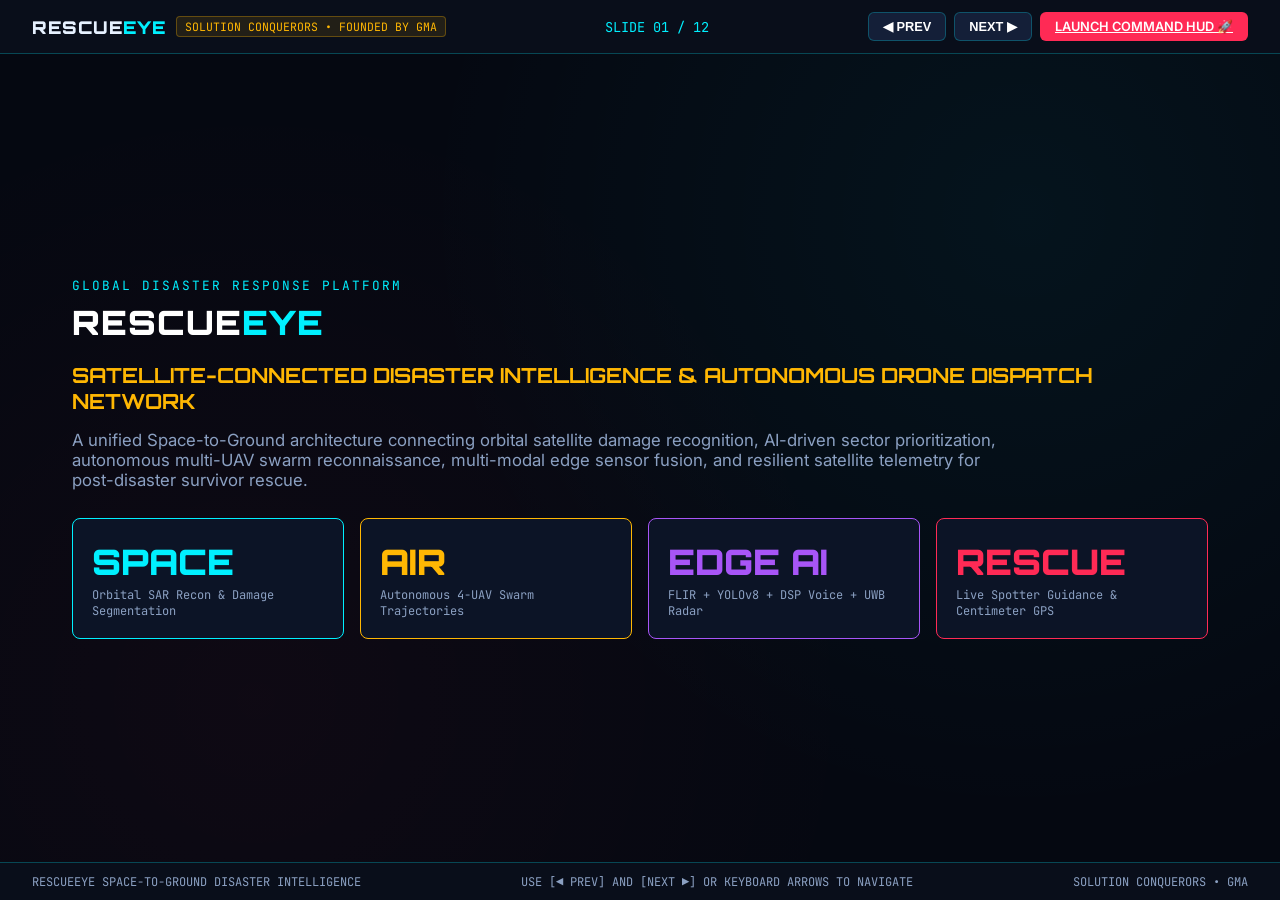
<file: sunny/presentation.html>
<!DOCTYPE html>
<html lang="en">
<head>
  <meta charset="UTF-8">
  <meta name="viewport" content="width=device-width, initial-scale=1.0">
  <title>RescueEye PPT Presentation – Satellite-Connected Disaster Intelligence</title>
  <link rel="preconnect" href="https://fonts.googleapis.com">
  <link rel="preconnect" href="https://fonts.gstatic.com" crossorigin>
  <link href="https://fonts.googleapis.com/css2?family=Inter:wght@300;400;600;700;800&family=JetBrains+Mono:wght@400;700&family=Orbitron:wght@700;900&display=swap" rel="stylesheet">
  <style>
    :root {
      --bg: #050811;
      --card-bg: #0c1426;
      --card-border: rgba(0, 240, 255, 0.25);
      --cyan: #00f0ff;
      --orange: #ff6a00;
      --red: #ff2a55;
      --yellow: #ffb703;
      --green: #00ff88;
      --purple: #a855f7;
      --text: #e6f1ff;
      --text-muted: #8ba0c2;
    }
    * { margin: 0; padding: 0; box-sizing: border-box; }
    body {
      background: var(--bg);
      color: var(--text);
      font-family: 'Inter', sans-serif;
      overflow: hidden;
      height: 100vh;
      display: flex;
      flex-direction: column;
    }

    /* Top Navigation Bar */
    .nav-bar {
      height: 54px;
      background: #090e1a;
      border-bottom: 1px solid var(--card-border);
      display: flex;
      align-items: center;
      justify-content: space-between;
      padding: 0 2rem;
      z-index: 100;
    }
    .brand {
      font-family: 'Orbitron', sans-serif;
      font-size: 1.1rem;
      font-weight: 900;
      letter-spacing: 1px;
    }
    .brand span { color: var(--cyan); }
    .founder-credit {
      font-family: 'JetBrains Mono', monospace;
      font-size: 0.72rem;
      color: var(--yellow);
      background: rgba(255, 183, 3, 0.1);
      border: 1px solid rgba(255, 183, 3, 0.3);
      padding: 2px 8px;
      border-radius: 4px;
      margin-left: 10px;
    }
    .slide-counter {
      font-family: 'JetBrains Mono', monospace;
      font-size: 0.85rem;
      color: var(--cyan);
    }
    .nav-buttons {
      display: flex;
      gap: 0.5rem;
    }
    .btn {
      background: #141f38;
      color: #fff;
      border: 1px solid var(--card-border);
      padding: 6px 14px;
      border-radius: 6px;
      font-size: 0.8rem;
      font-weight: 600;
      cursor: pointer;
      transition: all 0.2s;
    }
    .btn:hover {
      border-color: var(--cyan);
      box-shadow: 0 0 10px rgba(0, 240, 255, 0.3);
    }
    .btn-primary {
      background: var(--red);
      border-color: transparent;
    }
    .btn-primary:hover {
      box-shadow: 0 0 12px rgba(255, 42, 85, 0.6);
    }

    /* Slide Deck Container */
    .deck-container {
      flex: 1;
      position: relative;
      overflow: hidden;
    }
    .slide {
      position: absolute;
      top: 0; left: 0; width: 100%; height: 100%;
      padding: 2.5rem 4.5rem;
      display: flex;
      flex-direction: column;
      justify-content: center;
      opacity: 0;
      pointer-events: none;
      transform: translateX(60px);
      transition: all 0.4s cubic-bezier(0.2, 0.9, 0.3, 1);
      background-image: 
        radial-gradient(circle at 80% 20%, rgba(0, 240, 255, 0.05) 0%, transparent 50%),
        radial-gradient(circle at 20% 80%, rgba(255, 42, 85, 0.04) 0%, transparent 50%);
    }
    .slide.active {
      opacity: 1;
      pointer-events: auto;
      transform: translateX(0);
    }

    /* Slide Typography */
    .slide-tag {
      font-family: 'JetBrains Mono', monospace;
      font-size: 0.8rem;
      color: var(--cyan);
      letter-spacing: 2px;
      text-transform: uppercase;
      margin-bottom: 0.5rem;
    }
    .slide-title {
      font-family: 'Orbitron', sans-serif;
      font-size: 2.1rem;
      font-weight: 900;
      letter-spacing: 1px;
      margin-bottom: 1.2rem;
      color: #ffffff;
      line-height: 1.2;
    }
    .slide-title .hl { color: var(--cyan); }
    .slide-subtitle {
      font-size: 1.05rem;
      color: var(--text-muted);
      margin-bottom: 1.8rem;
      max-width: 950px;
    }

    /* Slide Layouts */
    .grid-2 {
      display: grid;
      grid-template-columns: 1fr 1fr;
      gap: 1.5rem;
    }
    .grid-3 {
      display: grid;
      grid-template-columns: repeat(3, 1fr);
      gap: 1.2rem;
    }
    .grid-4 {
      display: grid;
      grid-template-columns: repeat(4, 1fr);
      gap: 1rem;
    }
    .grid-5 {
      display: grid;
      grid-template-columns: repeat(5, 1fr);
      gap: 0.8rem;
    }

    /* Presentation Card */
    .card {
      background: var(--card-bg);
      border: 1px solid var(--card-border);
      border-radius: 8px;
      padding: 1.2rem;
      display: flex;
      flex-direction: column;
    }
    .card-title {
      font-family: 'Orbitron', sans-serif;
      font-size: 1rem;
      font-weight: 800;
      color: var(--cyan);
      margin-bottom: 0.6rem;
    }
    .card p, .card li {
      font-size: 0.82rem;
      color: var(--text-muted);
      line-height: 1.5;
    }
    .card ul {
      list-style: none;
      margin-top: 0.5rem;
    }
    .card ul li {
      margin-bottom: 0.4rem;
      padding-left: 1.2rem;
      position: relative;
    }
    .card ul li::before {
      content: "▹";
      position: absolute;
      left: 0;
      color: var(--cyan);
    }
    .card strong { color: #fff; }

    /* Highlights & Metrics */
    .metric-hero {
      font-family: 'Orbitron', sans-serif;
      font-size: 2.2rem;
      font-weight: 900;
      color: var(--red);
      margin-bottom: 0.2rem;
    }
    .metric-lbl {
      font-family: 'JetBrains Mono', monospace;
      font-size: 0.75rem;
      color: var(--text-muted);
    }

    /* Bottom Status Bar */
    .footer-bar {
      height: 38px;
      background: #090e1a;
      border-top: 1px solid var(--card-border);
      display: flex;
      align-items: center;
      justify-content: space-between;
      padding: 0 2rem;
      font-family: 'JetBrains Mono', monospace;
      font-size: 0.75rem;
      color: var(--text-muted);
    }
  </style>
</head>
<body>

  <!-- Top Navigation Bar -->
  <header class="nav-bar">
    <div style="display:flex; align-items:center;">
      <div class="brand">RESCUE<span>EYE</span></div>
      <span class="founder-credit">SOLUTION CONQUERORS • FOUNDED BY GMA</span>
    </div>
    <div class="slide-counter" id="slide-counter">SLIDE 01 / 12</div>
    <div class="nav-buttons">
      <button class="btn" id="btn-prev">◀ PREV</button>
      <button class="btn" id="btn-next">NEXT ▶</button>
      <a href="index.html" class="btn btn-primary">LAUNCH COMMAND HUD 🚀</a>
    </div>
  </header>

  <!-- Slide Deck -->
  <main class="deck-container">
    
    <!-- SLIDE 1: Title & Overview -->
    <section class="slide active">
      <div class="slide-tag">GLOBAL DISASTER RESPONSE PLATFORM</div>
      <h1 class="slide-title">RESCUE<span class="hl">EYE</span></h1>
      <h3 style="font-family:'Orbitron'; font-size:1.3rem; color:var(--yellow); margin-bottom:1rem;">
        SATELLITE-CONNECTED DISASTER INTELLIGENCE & AUTONOMOUS DRONE DISPATCH NETWORK
      </h3>
      <p class="slide-subtitle">
        A unified Space-to-Ground architecture connecting orbital satellite damage recognition, AI-driven sector prioritization, autonomous multi-UAV swarm reconnaissance, multi-modal edge sensor fusion, and resilient satellite telemetry for post-disaster survivor rescue.
      </p>
      <div class="grid-4 mt-4">
        <div class="card" style="border-color:var(--cyan);">
          <div class="metric-hero" style="color:var(--cyan);">SPACE</div>
          <div class="metric-lbl">Orbital SAR Recon & Damage Segmentation</div>
        </div>
        <div class="card" style="border-color:var(--yellow);">
          <div class="metric-hero" style="color:var(--yellow);">AIR</div>
          <div class="metric-lbl">Autonomous 4-UAV Swarm Trajectories</div>
        </div>
        <div class="card" style="border-color:var(--purple);">
          <div class="metric-hero" style="color:var(--purple);">EDGE AI</div>
          <div class="metric-lbl">FLIR + YOLOv8 + DSP Voice + UWB Radar</div>
        </div>
        <div class="card" style="border-color:var(--red);">
          <div class="metric-hero" style="color:var(--red);">RESCUE</div>
          <div class="metric-lbl">Live Spotter Guidance & Centimeter GPS</div>
        </div>
      </div>
    </section>

    <!-- SLIDE 2: Problem Statement & The Golden 72 Hours -->
    <section class="slide">
      <div class="slide-tag">THE PROBLEM & BOTTLENECK</div>
      <h2 class="slide-title">THE FIRST 72 HOURS & <span class="hl">NETWORK COLLAPSE</span></h2>
      <p class="slide-subtitle">
        During major natural disasters (earthquakes, flash floods, landslides, wildfires), conventional infrastructure fails catastrophically.
      </p>
      <div class="grid-3">
        <div class="card" style="border-left: 3px solid var(--red);">
          <div class="card-title">1. Ground Access Blockades</div>
          <p>Destroyed bridges, debris-filled arteries, and active mudflows prevent ground search teams from reaching trapped survivors in the critical Golden 72 Hours.</p>
        </div>
        <div class="card" style="border-left: 3px solid var(--orange);">
          <div class="card-title">2. Terrestrial Network Blackout</div>
          <p>Cellular towers, fiber optics, and electrical power grids collapse, blinding standard emergency dispatch systems and severing communications.</p>
        </div>
        <div class="card" style="border-left: 3px solid var(--yellow);">
          <div class="card-title">3. Single-Sensor Blind Spots</div>
          <p>Optical-only drones fail in dense dust, concrete smoke, or darkness. Single-sensor platforms cannot reliably distinguish ambient heat from human life.</p>
        </div>
      </div>
    </section>

    <!-- SLIDE 3: 5-Tier Space-to-Ground Architecture -->
    <section class="slide">
      <div class="slide-tag">SYSTEM ARCHITECTURE</div>
      <h2 class="slide-title">5-TIER SPACE-TO-GROUND <span class="hl">RESPONSE ECOSYSTEM</span></h2>
      <p class="slide-subtitle">
        RescueEye bridges every operational tier of disaster intelligence into an automated, closed-loop rescue pipeline.
      </p>
      <div class="grid-5">
        <div class="card" style="border-top: 3px solid var(--cyan);">
          <div class="card-title" style="font-size:0.85rem;">1. SPACE</div>
          <p><strong>Satellite Network:</strong> Synthetic Aperture Radar (SAR) disaster damage mapping and resilient L-Band/Starlink relays.</p>
        </div>
        <div class="card" style="border-top: 3px solid var(--yellow);">
          <div class="card-title" style="font-size:0.85rem;">2. COMMAND</div>
          <p><strong>AI GIS Hub:</strong> Damage segmentation, sector hazard ranking (A–D), and swarm route optimization.</p>
        </div>
        <div class="card" style="border-top: 3px solid var(--green);">
          <div class="card-title" style="font-size:0.85rem;">3. AIR SWARM</div>
          <p><strong>Multi-UAV Fleet:</strong> 4 synchronized drones executing Lawnmower, Rubble Spiral, and Crevice scans.</p>
        </div>
        <div class="card" style="border-top: 3px solid var(--purple);">
          <div class="card-title" style="font-size:0.85rem;">4. EDGE AI</div>
          <p><strong>Bayesian Fusion:</strong> 32x24 IR, YOLOv8 SAR, 4-Mic DSP, and UWB chest-wall vitals radar.</p>
        </div>
        <div class="card" style="border-top: 3px solid var(--red);">
          <div class="card-title" style="font-size:0.85rem;">5. RESCUE</div>
          <p><strong>Ground Units:</strong> Live overhead spotlight, real-time distance countdown, and survivor extraction.</p>
        </div>
      </div>
    </section>

    <!-- SLIDE 4: Satellite Disaster Detection & DPM -->
    <section class="slide">
      <div class="slide-tag">SPACE TIER</div>
      <h2 class="slide-title">SATELLITE RECONNAISSANCE & <span class="hl">DAMAGE PROXY MAPPING</span></h2>
      <p class="slide-subtitle">
        When a major disaster occurs, orbital satellites provide large-scale situational awareness before ground teams arrive.
      </p>
      <div class="grid-2">
        <div class="card">
          <div class="card-title">Sentinel-1C & RADARSAT SAR Sensing</div>
          <ul>
            <li><strong>All-Weather Penetration:</strong> C-Band radar penetrates cloud cover, dust storms, and dense wildfire smoke.</li>
            <li><strong>Damage Proxy Maps (DPM):</strong> Differential interferometry identifies structural collapse and debris fields across 24.8 km².</li>
            <li><strong>Flood Inundation Contours:</strong> Accurately delineates water depth and cut-off residential zones.</li>
          </ul>
        </div>
        <div class="card">
          <div class="card-title">Orbital Ingestion Feed</div>
          <div style="background:#020612; padding:10px; border-radius:6px; font-family:'JetBrains Mono'; font-size:0.75rem; color:var(--cyan); line-height:1.6;">
            [SATELLITE DISASTER MONITORING]<br>
            NEW EVENT DETECTED: EARTHQUAKE M7.8<br>
            AFFECTED AREA: 24.8 km²<br>
            SEVERITY: CRITICAL<br>
            GROUND ACCESS: LIMITED (BRIDGES SEVERED)<br>
            AI RECOMMENDATION: DISPATCH SECTOR A-D SWARM
          </div>
        </div>
      </div>
    </section>

    <!-- SLIDE 5: AI Sector Prioritization Matrix -->
    <section class="slide">
      <div class="slide-tag">AI COMMAND TIER</div>
      <h2 class="slide-title">AI SECTORIZATION & <span class="hl">SEARCH PRIORITIZATION</span></h2>
      <p class="slide-subtitle">
        The AI Command Engine analyzes incoming satellite data and divides the disaster zone into prioritized, hazard-calibrated sectors.
      </p>
      <div class="grid-4">
        <div class="card" style="border-left: 3px solid var(--red);">
          <div class="card-title" style="color:var(--red);">SECTOR A • CRITICAL</div>
          <p><strong>Collapsed Structures:</strong> High-density concrete rubble. Assigned to UAV-01 (FLIR Lead SAR).</p>
        </div>
        <div class="card" style="border-left: 3px solid var(--yellow);">
          <div class="card-title" style="color:var(--yellow);">SECTOR B • HIGH</div>
          <p><strong>Isolated Population:</strong> Stranded community behind flood ingress. Assigned to UAV-02 (Flood Zoom).</p>
        </div>
        <div class="card" style="border-left: 3px solid var(--yellow);">
          <div class="card-title" style="color:var(--yellow);">SECTOR C • HIGH</div>
          <p><strong>Flooded Rubble Voids:</strong> Submerged basement ruins. Assigned to UAV-03 (4-Mic Acoustic DSP).</p>
        </div>
        <div class="card" style="border-left: 3px solid var(--green);">
          <div class="card-title" style="color:var(--green);">SECTOR D • MODERATE</div>
          <p><strong>Infrastructure Corridor:</strong> Passable ground route. Assigned to UAV-04 (LiDAR Road Recon).</p>
        </div>
      </div>
    </section>

    <!-- SLIDE 6: Autonomous Multi-UAV Swarm Dispatch -->
    <section class="slide">
      <div class="slide-tag">AIR TIER</div>
      <h2 class="slide-title">AUTONOMOUS <span class="hl">DRONE SWARM COORDINATOR</span></h2>
      <p class="slide-subtitle">
        Coordinated multi-drone deployment scales coverage across large disaster zones with zero human pilot bottleneck.
      </p>
      <div class="grid-2">
        <div class="card">
          <div class="card-title">Automated Flight Mission Generator</div>
          <ul>
            <li><strong>Optimal Altitude:</strong> Automatically maintained at 12–15m AGL using HC-SR04 sonar.</li>
            <li><strong>Search Patterns:</strong> Lawnmower parallel lines, Expanding Rubble Spiral, and Crevice scans.</li>
            <li><strong>Battery Reserves:</strong> Automatic 25% RTH reserve calculation ensures zero vehicle loss.</li>
            <li><strong>Collision Avoidance:</strong> Swarm mesh coordination with real-time dynamic geofencing.</li>
          </ul>
        </div>
        <div class="card">
          <div class="card-title">Active Swarm Metrics HUD</div>
          <div class="grid-2" style="margin-top:0.5rem;">
            <div>
              <div class="metric-hero" style="font-size:1.6rem; color:var(--cyan);">4 UAVs</div>
              <div class="metric-lbl">Synchronized Airborne</div>
            </div>
            <div>
              <div class="metric-hero" style="font-size:1.6rem; color:var(--green);">68.4%</div>
              <div class="metric-lbl">Sector Grid Coverage</div>
            </div>
            <div>
              <div class="metric-hero" style="font-size:1.6rem; color:var(--yellow);">24.8 km²</div>
              <div class="metric-lbl">Total Scanned Area</div>
            </div>
            <div>
              <div class="metric-hero" style="font-size:1.6rem; color:var(--red);">7 VICTIMS</div>
              <div class="metric-lbl">Pinpoint Coordinates Locked</div>
            </div>
          </div>
        </div>
      </div>
    </section>

    <!-- SLIDE 7: Multi-Modal Edge AI Sensing -->
    <section class="slide">
      <div class="slide-tag">EDGE SENSING TIER</div>
      <h2 class="slide-title">QUAD-SPECTRUM <span class="hl">EDGE AI SENSORS</span></h2>
      <p class="slide-subtitle">
        Single sensors fail under post-disaster dust, fire, or collapse. RescueEye fuses four independent sensory modalities.
      </p>
      <div class="grid-4">
        <div class="card" style="border-top: 3px solid var(--orange);">
          <div class="card-title">1. FLIR Thermal IR</div>
          <p>MLX90640 32x24 array detects 30°C–40°C human body heat through concrete crevices, darkness, and dust.</p>
        </div>
        <div class="card" style="border-top: 3px solid var(--cyan);">
          <div class="card-title">2. 4K RGB YOLOv8</div>
          <p>YOLOv8n-SAR models identify trapped limbs, faces, occluded bodies, and waving distress gestures at 30 FPS.</p>
        </div>
        <div class="card" style="border-top: 3px solid var(--yellow);">
          <div class="card-title">3. 4-Mic DSP Acoustic</div>
          <p>ReSpeaker array with 200–800Hz rotor noise notch filter spots cries for help ("HELP", "SAVE ME", "SOS").</p>
        </div>
        <div class="card" style="border-top: 3px solid var(--purple);">
          <div class="card-title">4. UWB Radar Vitals</div>
          <p>Ultra-Wideband sub-debris radar detects microscopic chest-wall movement associated with respiration (14 bpm).</p>
        </div>
      </div>
    </section>

    <!-- SLIDE 8: Bayesian Sensor Fusion Engine -->
    <section class="slide">
      <div class="slide-tag">MATHEMATICS & AI ENGINE</div>
      <h2 class="slide-title">BAYESIAN MULTI-MODAL <span class="hl">SENSOR FUSION</span></h2>
      <p class="slide-subtitle">
        Computes an actionable survivor confidence score ($C$) to eliminate false alarms and automate triage dispatch.
      </p>
      <div class="grid-2">
        <div class="card">
          <div class="card-title">Calibrated Fusion Formula</div>
          <div style="background:#020612; padding:12px; border-radius:6px; font-family:'JetBrains Mono'; font-size:0.9rem; color:var(--cyan); margin-bottom:10px;">
            C = (0.35 × Thermal) + (0.25 × RGB) + (0.25 × Voice) + (0.15 × Radar)
          </div>
          <ul>
            <li><strong>Thermal Weight (35%):</strong> Unmatched for occluded debris crevices.</li>
            <li><strong>RGB Weight (25%):</strong> Precise shape and posture validation.</li>
            <li><strong>Voice Weight (25%):</strong> Direct active survivor confirmation.</li>
            <li><strong>UWB Radar (15%):</strong> Biological life sign verification.</li>
          </ul>
        </div>
        <div class="card">
          <div class="card-title">Triage Classification Matrix</div>
          <ul>
            <li><strong style="color:var(--red);">CRITICAL ($C \ge 85\%$):</strong> Immediate ground extraction unit dispatch; drop GPS beacon.</li>
            <li><strong style="color:var(--yellow);">HIGH ($70\% \le C < 85\%$):</strong> Hover & deep acoustic scan; dispatch secondary search unit.</li>
            <li><strong style="color:var(--green);">MODERATE ($50\% \le C < 70\%$):</strong> Mark on tactical GIS map for verification.</li>
            <li><strong style="color:var(--text-muted);">LOW ($C < 50\%$):</strong> Ambient artifact; log and continue search.</li>
          </ul>
        </div>
      </div>
    </section>

    <!-- SLIDE 9: Resilient Satellite Telemetry & Failover -->
    <section class="slide">
      <div class="slide-tag">COMMUNICATIONS TIER</div>
      <h2 class="slide-title">RESILIENT SATELLITE <span class="hl">FAILOVER NETWORK</span></h2>
      <p class="slide-subtitle">
        When disaster destroys ground cellular towers, RescueEye maintains zero-downtime mission telemetry via space relays.
      </p>
      <div class="grid-2">
        <div class="card">
          <div class="card-title">Dual-Path Communication Topology</div>
          <ul>
            <li><strong>Terrestrial 5G / LoRa:</strong> High-bandwidth video streaming under normal conditions.</li>
            <li><strong>Instant Orbital Failover:</strong> Automatically switches to Iridium L-Band & Starlink LEO satellites.</li>
            <li><strong>Bandwidth Prioritization:</strong> Sheds heavy 4K video to guarantee 100% receipt of 248-byte survivor GPS telemetry packets.</li>
          </ul>
        </div>
        <div class="card">
          <div class="card-title">Emergency Packet Telemetry Structure</div>
          <div style="background:#020612; padding:10px; border-radius:6px; font-family:'JetBrains Mono'; font-size:0.75rem; color:#5af78e; line-height:1.6;">
            [08:34:02] 🛰️ SAT-RELAY: IRIDIUM SV-104<br>
            [08:34:02] 📦 PKT #10481 (248 Bytes)<br>
            • DRONE: UAV-ALPHA-01<br>
            • LAT: 17.385300° N | LNG: 78.487100° E<br>
            • ACCURACY: ±0.4 M<br>
            • TEMP: 36.8°C | KEYWORD: "HELP"<br>
            • FUSED CONFIDENCE: 94.2% (CRITICAL)<br>
            • TASK: DISPATCH RT-07
          </div>
        </div>
      </div>
    </section>

    <!-- SLIDE 10: Ground Rescue Team Guidance -->
    <section class="slide">
      <div class="slide-tag">RESCUE TIER</div>
      <h2 class="slide-title">REAL-TIME <span class="hl">LIVE RESCUE GUIDANCE</span></h2>
      <p class="slide-subtitle">
        The drone remains overhead, acting as an aerial spotlight and navigational beacon for approaching ground teams.
      </p>
      <div class="grid-3">
        <div class="card" style="border-left: 3px solid var(--cyan);">
          <div class="card-title">1. Centimeter GPS Coordinates</div>
          <p>u-blox NEO-M8N with dual-frequency RTK provides ±0.4m precision directly to first-responder ATAK handsets.</p>
        </div>
        <div class="card" style="border-left: 3px solid var(--yellow);">
          <div class="card-title">2. Live Distance Vectoring</div>
          <p>Continuous distance countdown ("VICTIM: 82 M", "ETA: 1m 40s") vectors responders through cleared debris corridors.</p>
        </div>
        <div class="card" style="border-left: 3px solid var(--green);">
          <div class="card-title">3. High-Intensity Spotlight</div>
          <p>Onboard drone spotlight illuminates the exact void entry point, cutting critical minutes during night operations.</p>
        </div>
      </div>
    </section>

    <!-- SLIDE 11: Real-World Case Studies & Impact -->
    <section class="slide">
      <div class="slide-tag">HUMANITARIAN IMPACT</div>
      <h2 class="slide-title">EXTREME DISASTER <span class="hl">OPERATIONAL VALUE</span></h2>
      <p class="slide-subtitle">
        Engineered for rapid deployment with NDMA, FEMA, military search squads, and international humanitarian agencies.
      </p>
      <div class="grid-3">
        <div class="card">
          <div class="card-title">City Earthquake Rubble</div>
          <p>Searches 24.8 km² in 18 minutes vs 36 hours for canine teams. Detects survivors trapped under multi-story slabs.</p>
        </div>
        <div class="card">
          <div class="card-title">Mountain Landslide</div>
          <p>Crosses severed valley gorges and mudflows to locate isolated villagers pinned under debris pockets.</p>
        </div>
        <div class="card">
          <div class="card-title">River Flash Floods</div>
          <p>Multispectral water delineation rapidly pinpoints marooned families on rooftops across 38 km² basins.</p>
        </div>
      </div>
    </section>

    <!-- SLIDE 12: Technology Vision & Founder Credits -->
    <section class="slide">
      <div class="slide-tag">TECHNOLOGY VISION</div>
      <h1 class="slide-title">RESCUE<span class="hl">EYE</span></h1>
      <h3 style="font-family:'Orbitron'; font-size:1.2rem; color:var(--cyan); margin-bottom:1.5rem;">
        "FROM SPACE TO THE GROUND, RESCUEEYE CONNECTS EVERY LAYER OF DISASTER RESPONSE."
      </h3>
      <p style="font-size:1.1rem; font-style:italic; color:#fff; margin-bottom:2rem;">
        "When disaster destroys the network, RescueEye keeps the mission connected."
      </p>
      
      <div class="card" style="border-color:var(--red); text-align:center; padding:1.5rem; max-width:700px;">
        <h2 style="font-family:'Orbitron'; color:var(--red); font-size:1.4rem;">SOLUTION CONQUERORS</h2>
        <h4 style="font-family:'Orbitron'; color:var(--yellow); margin-top:0.4rem;">FOUNDED BY GMA</h4>
        <p style="margin-top:0.8rem; font-size:0.85rem; color:var(--text-muted);">
          Open Humanitarian Standard for Autonomous Search and Rescue Systems.
        </p>
      </div>
    </section>

  </main>

  <!-- Bottom Status Bar -->
  <footer class="footer-bar">
    <div>RESCUEEYE SPACE-TO-GROUND DISASTER INTELLIGENCE</div>
    <div>USE [◀ PREV] AND [NEXT ▶] OR KEYBOARD ARROWS TO NAVIGATE</div>
    <div>SOLUTION CONQUERORS • GMA</div>
  </footer>

  <!-- Slide Navigation Script -->
  <script>
    let currentSlide = 0;
    const slides = document.querySelectorAll('.slide');
    const totalSlides = slides.length;
    const counterEl = document.getElementById('slide-counter');

    function updateSlides(newIndex) {
      if (newIndex < 0 || newIndex >= totalSlides) return;
      slides[currentSlide].classList.remove('active');
      currentSlide = newIndex;
      slides[currentSlide].classList.add('active');
      counterEl.innerText = `SLIDE ${String(currentSlide + 1).padStart(2, '0')} / ${String(totalSlides).padStart(2, '0')}`;
    }

    document.getElementById('btn-next').addEventListener('click', () => updateSlides(currentSlide + 1));
    document.getElementById('btn-prev').addEventListener('click', () => updateSlides(currentSlide - 1));

    document.addEventListener('keydown', (e) => {
      if (e.key === 'ArrowRight' || e.key === ' ') {
        updateSlides(currentSlide + 1);
      } else if (e.key === 'ArrowLeft') {
        updateSlides(currentSlide - 1);
      }
    });
  </script>
</body>
</html>
</file>
